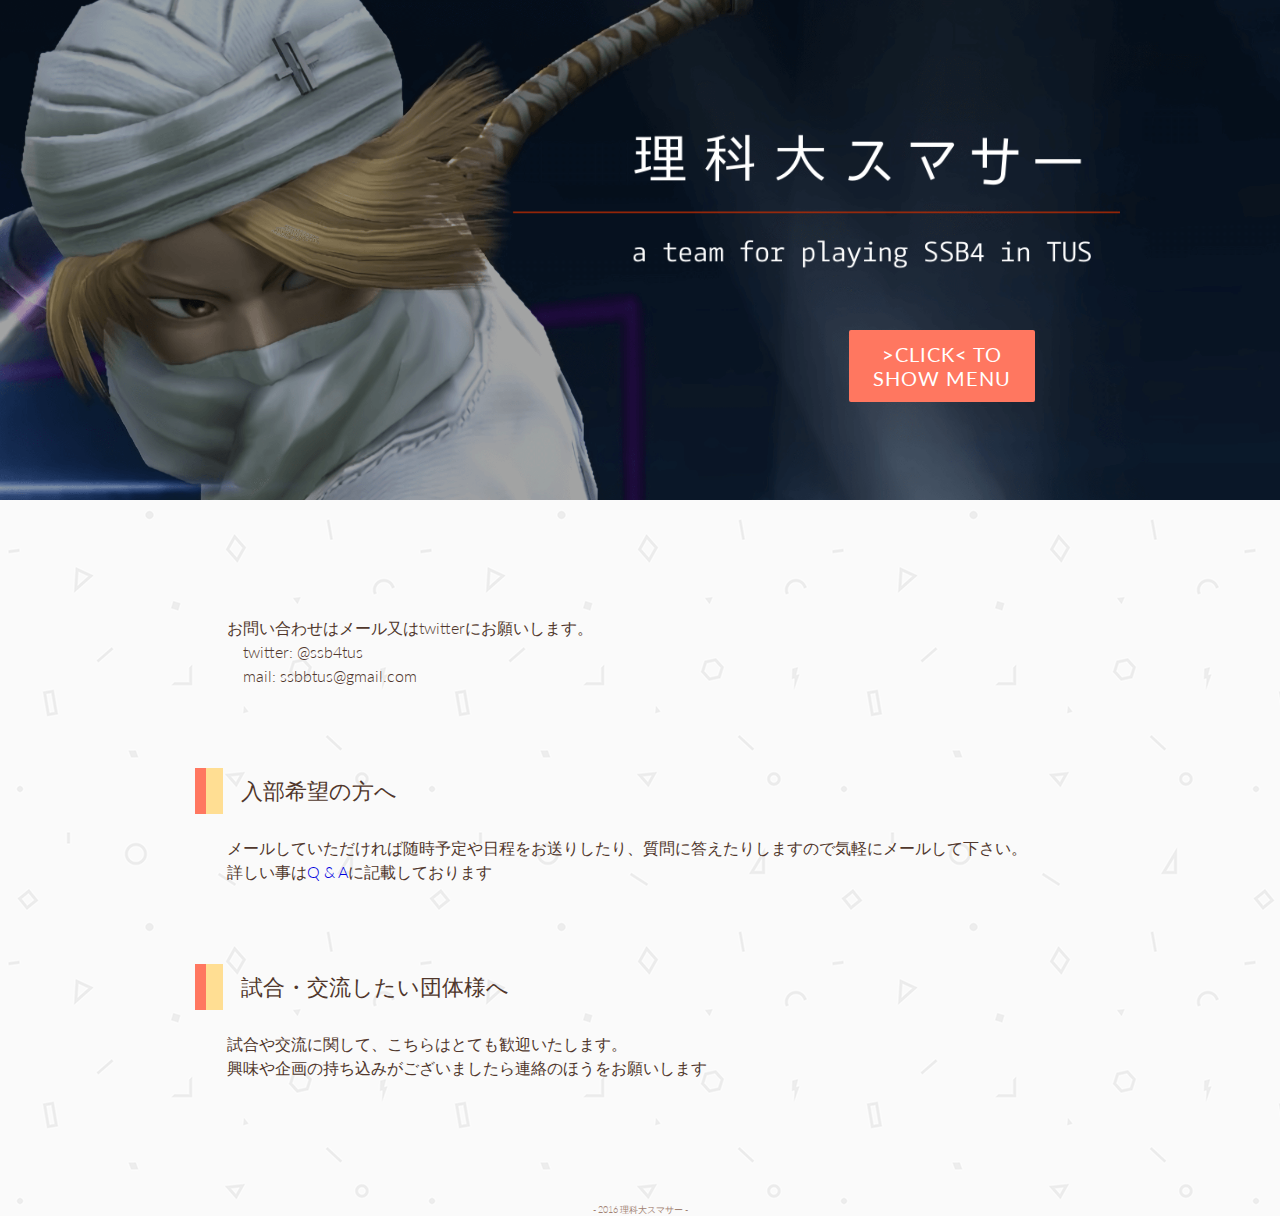
<file: contact.html>
<!DOCTYPE html>
<html lang="ja" class="no-js">
  <head>
    <meta charset="UTF-8">
    <meta http-equiv="X-UA-Compatible" content="IE=edge">
    <meta name="viewport" content="width=device-width, initial-scale=1">
    <title>Contact | 理科大スマサー</title>
    <link rel="stylesheet" type="text/css" href="assets/css/normalize.css">
    <link rel="stylesheet" type="text/css" href="assets/css/style.css">
    <link rel="stylesheet" type="text/css" href="assets/css/component.css">
<!--     <link rel="stylesheet" type="text/css" href="assets/css/forcontact.css">
     -->    <script src="assets/js/modernizr.custom.25376.js"></script>
  </head>
  <body>
    <div id="perspective" class="perspective effect-airbnb">
      <div class="container">
        <div class="wrapper">
          <div class="header-bg"></div>
          <header class="codrops-header">
            <div class="header-bg-text"></div>
            <div class="header-right"><button id="showMenu">&gt;Click&lt; To<br>Show Menu</button></div>
          </header>
          <div class="main clearfix">
            <div class="column">
              <p>
                お問い合わせはメール又はtwitterにお願いします。<br>
                　twitter: @ssb4tus<br>
                　mail: ssbbtus@gmail.com
              </p>
              <div class="h1outer"><div class="h1inner">入部希望の方へ</div></div>
              <p>
                メールしていただければ随時予定や日程をお送りしたり、質問に答えたりしますので気軽にメールして下さい。<br>
                詳しい事は<a href="qa">Q & A</a>に記載しております
              </p>
              <div class="h1outer"><div class="h1inner">試合・交流したい団体様へ</div></div>
              <p>
                試合や交流に関して、こちらはとても歓迎いたします。<br>
                興味や企画の持ち込みがございましたら連絡のほうをお願いします
              </p>
            </div>
          </div><!-- /main -->
        </div><!-- wrapper -->
        <div class="footer">- 2016 理科大スマサー -</div>
      </div><!-- /container -->
      <nav class="outer-nav left vertical">
        <a href="/"> &gt;&nbsp;&nbsp;Home</a>
        <a href="introduction"> &gt;&nbsp;&nbsp;Introduction</a>
        <a href="http://twitter.com/ssb4tus" target="_blank"> &gt;&nbsp;&nbsp;Twitter</a>
        <a href="qa"> &gt;&nbsp;&nbsp;Q &amp; A</a>
        <a href="contact"><span style="font-weight: 700;"> &gt;&nbsp; Contact</span></a>
      </nav>
    </div><!-- /perspective -->
    <script src="assets/js/classie.js"></script>
    <script src="assets/js/menu.js"></script>
    <script>
      (function(i,s,o,g,r,a,m){i['GoogleAnalyticsObject']=r;i[r]=i[r]||function(){
      (i[r].q=i[r].q||[]).push(arguments)},i[r].l=1*new Date();a=s.createElement(o),
      m=s.getElementsByTagName(o)[0];a.async=1;a.src=g;m.parentNode.insertBefore(a,m)
      })(window,document,'script','//www.google-analytics.com/analytics.js','ga');

      ga('create', 'UA-74224231-1', 'auto');
      ga('send', 'pageview');

    </script>
  </body>
</html>
</file>
<file: assets/css/style.css>
@import url(http://fonts.googleapis.com/css?family=Lato:300,400,700);

*, *:after, *:before { -webkit-box-sizing: border-box; -moz-box-sizing: border-box; box-sizing: border-box; }

body {
	color: #50372c;
	font-size: 16px;
	font-weight: 300;
	font-family: 'Lato', 'mplus-1p-light', Calibri, Arial, "ヒラギノ角ゴ Pro W3", "Hiragino Kaku Gothic Pro", "メイリオ", Meiryo, "ＭＳ Ｐゴシック", "MS PGothic", sans-serif;
	overflow-y: scroll;
	overflow-x: hidden;
	line-height: 1.5em;
}

.container {
	padding-bottom: 3.5em;
}

a {
	text-decoration: none;
	color: #0000de;
	outline: none;
}

a:hover, a:focus {
	color: #07519a;
	outline: none;
}

/* Clearfix hack by Nicolas Gallagher: http://nicolasgallagher.com/micro-clearfix-hack/ */
.clearfix:before,
.clearfix:after {
	display: table;
	content: " ";
}

.clearfix:after {
	clear: both;
}

.codrops-header,
.codrops-top {
	font-family: 'Lato', Arial, sans-serif;
}

.codrops-header {
	margin: 0 auto 0;
	padding: 0 25px 0;
	width: 960px;
	overflow: hidden;
	position: relative;
}

.header-left { float: left; }
.header-right {
	float: right;
	position: relative;
	z-index: 20;
	margin-right: 50px;
	margin-top: -250px;
}

.header-bg {
	width: 100%;
	height: 500px;
	position: fixed;
	z-index: -100;
  background-color: #000;
  background-image: url("../imgs/ssb4bgonly.png");
  background-size: 100%;
  background-position: center center;
  background-repeat: no-repeat;
}

.header-bg-text {
	position: relative;
	z-index: 1;
	width: 960px;
	height: 500px;
  background-image: url("../imgs/ssb4bgtext.png");
  background-size: 100%;
  background-position: center center;
}


/* To Navigation Style */
.codrops-top {
	width: 100%;
	text-transform: uppercase;
	font-size: 0.69em;
	line-height: 2.2;
	font-weight: 700;
	background: rgba(255,255,255,0.3);
}

.codrops-top a {
	display: inline-block;
	padding: 0 1em;
	text-decoration: none;
	letter-spacing: 0.1em;
}

.codrops-top a:hover {
	background: rgba(255,255,255,0.4);
	color: #333;
}

.codrops-top span.right {
	float: right;
}

.codrops-top span.right a {
	display: block;
	float: left;
}

.codrops-icon:before {
	margin: 0 4px;
	text-transform: none;
	font-weight: normal;
	font-style: normal;
	font-variant: normal;
	font-family: 'codropsicons';
	line-height: 1;
	speak: none;
	-webkit-font-smoothing: antialiased;
}

.codrops-icon-drop:before {
	content: "\e001";
}

.codrops-icon-prev:before {
	content: "\e004";
}

.main {
	width: 960px;
	margin: 0 auto;
}

.column {
	float: left;
	width: 100%;
	height: 100%;
	position: relative;
	text-align: left;
	padding: 100px 2.2em 0;
}

.column p {
	padding: 0 2em;
	margin-bottom: 5em;
}

.h1outer {
	font-size: 22px;
	margin-bottom: 1em;
	border-left: 0.5em solid #ff7760;
}

.h1inner {
	padding: 0.5em 0.8em;
	border-left: 0.8em solid #ffde93;
}

button {
	border: none;
	padding: 0.6em 1.2em;
	color: #fff;
	font-family: 'Lato', Calibri, Arial, sans-serif;
	font-size: 1em;
	letter-spacing: 1px;
	text-transform: uppercase;
	cursor: pointer;
	display: inline-block;
	margin: 10px;
	border-radius: 2px;
	font-weight: 400;
	outline: none;
	font-size: 20px;
	background: #ff7760;
}
.header-right button {
	margin-top: 80px;
}

.footer {
	position: absolute;
	bottom: 0;
	height: 2em;
	width: 100%;
	color: #a18172;
	text-align: center;
	font-size: 9px;
}

button:hover,
button:active {
	background: #ffc1b7;
}

p > span {
	font-size: 10px;
	color: #a18172;
	margin: auto 4em;
}

@media screen and (max-width: 700px) {

	body {
		font-size: 12px;
	}

	.codrops-header {
		width: 100%;
		overflow: hidden;
		height: auto;
		padding: 0;
		margin-bottom: 30px;
	}

	.header-right {
		margin: 0;
		margin-top: -70px;
	}

	.header-right button {
		font-size: 10px;
		float: left;
		position: relative;
		left: -50%;
		margin: 0;
	}

	.h1outer {
		font-size: 17px;
	}

	.codrops-top {
		font-size: 120%;
	}

	.codrops-icon span {
		display: none;
	}

	.main {
		width: 100%;
	}

	.column {
		padding: 0 15px;
	}

	.header-bg {
		height: 160px;
	}

	.header-bg-text {
		width: 100%;
		height: 180px;
	}


}

.se {
	font-size: 0.0000000001px;
	visibility: hidden;
	color: #fff;
}
</file>
<file: assets/css/component.css>
html, body, .perspective {
	width: 100%;
	/*min-width: 850px;*/
	height: 100%;
}

.perspective {
	background: #aaa;
	position: relative;
}

.container {
	background: url(../imgs/geometry.png);
	min-height: 100%;
	position: relative;
	outline: 1px solid rgba(0,0,0,0);
	z-index: 10;
	-webkit-transform: translateZ(0) translateX(0) rotateY(0deg); /* reset transforms (Chrome bug) */
	transform: translateZ(0) translateX(0) rotateY(0deg);
}

.container::after {
	content: '';
	position: absolute;
	top: 0;
	left: 0;
	width: 100%;
	height: 0px;
	opacity: 0;
	background: rgba(0,0,0,0.2);
	/* the transition delay of the height needs to be synced with the container transition time */
	-webkit-transition: opacity 0.4s, height 0s 0.4s;
	transition: opacity 0.4s, height 0s 0.4s;
}

.wrapper {
	position: relative;
}

.component {
	margin: 0 auto;
	width: 60%;
	text-align: justify;
	font-size: 1.5em;
}

/* Modal view */
.perspective.modalview {
	position: fixed;
	-webkit-perspective: 1500px;
	perspective: 1500px;
}

.modalview .container {
	position: absolute;
	overflow: hidden;
	width: 100%;
	height: 100%;
	cursor: pointer;
	-webkit-backface-visibility: hidden;
	backface-visibility: hidden;
}

.modalview .wrapper {
	-webkit-transform: translateZ(-1px); /* solves a rendering bug in Chrome on Windows */
}

.animate .container::after {
	opacity: 1;
	height: 101%;
	-webkit-transition: opacity 0.3s;
	transition: opacity 0.3s;
}

/* Outer Nav */
.outer-nav {
	position: absolute;
	height: auto;
	font-size: 2em;
}

.outer-nav.vertical {
	top: 50%;
	-webkit-transform: translateY(-50%);
	transform: translateY(-50%);
	-webkit-transform-style: preserve-3d;
	transform-style: preserve-3d;
}

.outer-nav.horizontal {
	left: 50%;
	width: 75%;
	max-width: 1000px;
	text-align: center;
	-webkit-transform: translateX(-50%);
	transform: translateX(-50%);
}

.outer-nav.left {
	left: 25%;
}

.outer-nav.right {
	right: 25%;
}

.outer-nav.top {
	top: 25%;
}

.outer-nav.bottom {
	bottom: 25%;
}

.outer-nav a {
	display: inline-block;
	white-space: nowrap;
	font-weight: 300;
	margin: 0 0 30px 0;
	color: #fff;
	-webkit-transition: color 0.3s;
	transition: color 0.3s;
	-webkit-transform-style: preserve-3d;
	transform-style: preserve-3d;
}

.outer-nav a:hover {
	color: #ffdccd;
}

.outer-nav.vertical a {
	display: block;
}

.outer-nav.horizontal a {
	margin: 15px 20px;
}

.outer-nav a::before {
	display: inline-block;
	font-family: 'Lato';
	speak: none;
	font-style: normal;
	font-weight: normal;
	font-variant: normal;
	text-transform: none;
	line-height: 1;
	margin-right: 10px;
	-webkit-font-smoothing: antialiased;
	-moz-osx-font-smoothing: grayscale;
	-webkit-backface-visibility: hidden;
	backface-visibility: hidden;
}

.icon-news::before { content: "\e600" }
.icon-home::before { content: "\e601" }
.icon-image::before { content: "\e602" }
.icon-upload::before { content: "\e603" }
.icon-star::before { content: "\e604" }
.icon-mail::before { content: "\e605" }
.icon-lock::before { content: "\e606" }
.icon-chart-pie::before { content: "\e607" }

/* Individual Effects */

/* Effect airbnb */
.effect-airbnb {
	background: #5c5867;
}

.effect-airbnb .container {
	-webkit-transition: -webkit-transform 0.4s;
	transition: transform 0.4s;
	-webkit-transform-origin: 50% 50%;
	transform-origin: 50% 50%;
}

.effect-airbnb.animate .container {
	-webkit-transform: translateZ(-1500px) translateX(100%) rotateY(-45deg);
	transform: translateZ(-1500px) translateX(100%) rotateY(-45deg);
}

.no-csstransforms3d .effect-airbnb.animate .container {
	left: 75%;
}

.effect-airbnb .outer-nav a {
	opacity: 0;
	-webkit-transform: translateX(-150px);
	transform: translateX(-150px);
	-webkit-transition: -webkit-transform 0.4s, opacity 0.4s;
	transition: transform 0.4s, opacity 0.4s;
}

.effect-airbnb.animate .outer-nav a {
	opacity: 1;
	-webkit-transform: translateX(0);
	transform: translateX(0);
}

.effect-airbnb.animate .outer-nav a:nth-child(2) {
	-webkit-transition-delay: 0.04s;
	transition-delay: 0.04s;
}

.effect-airbnb.animate .outer-nav a:nth-child(3) {
	-webkit-transition-delay: 0.08s;
	transition-delay: 0.08s;
}

.effect-airbnb.animate .outer-nav a:nth-child(4) {
	-webkit-transition-delay: 0.12s;
	transition-delay: 0.12s;
}

.effect-airbnb.animate .outer-nav a:nth-child(5) {
	-webkit-transition-delay: 0.16s;
	transition-delay: 0.16s;
}

.effect-airbnb.animate .outer-nav a:nth-child(6) {
	-webkit-transition-delay: 0.2s;
	transition-delay: 0.2s;
}

.effect-airbnb.animate .outer-nav a:nth-child(7) {
	-webkit-transition-delay: 0.24s;
	transition-delay: 0.24s;
}

/* Effect Move Left */
.effect-moveleft {
	background: #f4f3f1;
}

.effect-moveleft .container {
	-webkit-transition: -webkit-transform 0.4s;
	transition: transform 0.4s;
	-webkit-transform-origin: 50% 50%;
	transform-origin: 50% 50%;
}

.effect-moveleft .container::after {
	background: rgba(255,255,255,0.6);
}

.effect-moveleft.animate .container {
	-webkit-transform: translateX(-50%) rotateY(45deg) translateZ(-50px);
	transform: translateX(-50%) rotateY(45deg) translateZ(-50px);
}

.no-csstransforms3d .effect-moveleft.animate .container {
	left: -75%;
}

.effect-moveleft .outer-nav a {
	color: #e86a32;
	opacity: 0;
	-webkit-transform: translateX(100px) translateZ(-1000px);
	transform: translateX(100px) translateZ(-1000px);
	-webkit-transition: -webkit-transform 0.4s, opacity 0.4s;
	transition: transform 0.4s, opacity 0.4s;
}

.effect-moveleft .outer-nav a:hover {
	color: #333;
}

.effect-moveleft.animate .outer-nav a {
	opacity: 1;
	-webkit-transform: translateX(0) translateZ(0);
	transform: translateX(0) translateZ(0);
}

.effect-moveleft.animate .outer-nav a:nth-child(2) {
	-webkit-transition-delay: 0.04s;
	transition-delay: 0.04s;
}

.effect-moveleft.animate .outer-nav a:nth-child(3) {
	-webkit-transition-delay: 0.08s;
	transition-delay: 0.08s;
}

.effect-moveleft.animate .outer-nav a:nth-child(4) {
	-webkit-transition-delay: 0.12s;
	transition-delay: 0.12s;
}

.effect-moveleft.animate .outer-nav a:nth-child(5) {
	-webkit-transition-delay: 0.16s;
	transition-delay: 0.16s;
}

.effect-moveleft.animate .outer-nav a:nth-child(6) {
	-webkit-transition-delay: 0.2s;
	transition-delay: 0.2s;
}

.effect-moveleft.animate .outer-nav a:nth-child(7) {
	-webkit-transition-delay: 0.24s;
	transition-delay: 0.24s;
}

/* Effect Rotate Left */
.effect-rotateleft {
	background: #e96e4f;
}

.effect-rotateleft .container {
	-webkit-transition: -webkit-transform 0.4s;
	transition: transform 0.4s;
	-webkit-transform-origin: 0% 50%;
	transform-origin: 0% 50%;
}

.effect-rotateleft .container::after {
	background: rgba(255,255,255,0.6);
}

.effect-rotateleft.animate .container {
	-webkit-transform: translateZ(-1800px) translateX(-50%) rotateY(45deg);
	transform: translateZ(-1800px) translateX(-50%) rotateY(45deg);
}

.no-csstransforms3d .effect-rotateleft.animate .container {
	left: -75%;
}

.effect-rotateleft .outer-nav a {
	opacity: 0;
	-webkit-transform: translateX(350px) translateZ(-1000px);
	transform: translateX(350px) translateZ(-1000px);
	-webkit-transition: -webkit-transform 0.4s, opacity 0.4s;
	transition: transform 0.4s, opacity 0.4s;
}

.effect-rotateleft.animate .outer-nav a {
	opacity: 1;
	-webkit-transform: translateX(0) translateZ(0);
	transform: translateX(0) translateZ(0);
}

.effect-rotateleft.animate .outer-nav a:nth-child(2) {
	-webkit-transition-delay: 0.04s;
	transition-delay: 0.04s;
}

.effect-rotateleft.animate .outer-nav a:nth-child(3) {
	-webkit-transition-delay: 0.08s;
	transition-delay: 0.08s;
}

.effect-rotateleft.animate .outer-nav a:nth-child(4) {
	-webkit-transition-delay: 0.08s;
	transition-delay: 0.08s;
}

.effect-rotateleft.animate .outer-nav a:nth-child(5) {
	-webkit-transition-delay: 0.16s;
	transition-delay: 0.16s;
}

.effect-rotateleft.animate .outer-nav a:nth-child(6) {
	-webkit-transition-delay: 0.2s;
	transition-delay: 0.2s;
}

.effect-rotateleft.animate .outer-nav a:nth-child(7) {
	-webkit-transition-delay: 0.24s;
	transition-delay: 0.24s;
}

/* Effect Move Down */
.effect-movedown {
	background: #34495e;
}

.effect-movedown .container {
	-webkit-transition: -webkit-transform 0.4s;
	transition: transform 0.4s;
	-webkit-transform-origin: 50% 50%;
	transform-origin: 50% 50%;
}

.effect-movedown .container::after {
	background: rgba(52, 73, 94, 0.5);
}

.effect-movedown.animate .container {
	-webkit-transform: translateY(100%) translateZ(-1500px);
	transform: translateY(100%) translateZ(-1500px);
}

.no-csstransforms3d .effect-movedown.animate .container {
	top: 75%;
}

.effect-movedown .outer-nav a {
	opacity: 0;
	-webkit-transform: translateY(-20px);
	transform: translateY(-20px);
	-webkit-transition: -webkit-transform 0.4s, opacity 0.4s;
	transition: transform 0.4s, opacity 0.4s;
}

.effect-movedown .outer-nav a:hover {
	color: #ed8151;
}

.effect-movedown.animate .outer-nav a {
	opacity: 1;
	-webkit-transform: translateY(0);
	transform: translateY(0);
}

.effect-movedown.animate .outer-nav a:nth-child(2) {
	-webkit-transition-delay: 0.04s;
	transition-delay: 0.04s;
}

.effect-movedown.animate .outer-nav a:nth-child(3) {
	-webkit-transition-delay: 0.08s;
	transition-delay: 0.08s;
}

.effect-movedown.animate .outer-nav a:nth-child(4) {
	-webkit-transition-delay: 0.12s;
	transition-delay: 0.12s;
}

.effect-movedown.animate .outer-nav a:nth-child(5) {
	-webkit-transition-delay: 0.16s;
	transition-delay: 0.16s;
}

.effect-movedown.animate .outer-nav a:nth-child(6) {
	-webkit-transition-delay: 0.2s;
	transition-delay: 0.2s;
}

.effect-movedown.animate .outer-nav a:nth-child(7) {
	-webkit-transition-delay: 0.24s;
	transition-delay: 0.24s;
}

/* Effect Rotate Top */
.effect-rotatetop {
	background: #edcdbb;
}

.effect-rotatetop .container {
	-webkit-transition: -webkit-transform 0.4s;
	transition: transform 0.4s;
	-webkit-transform-origin: 50% 50%;
	transform-origin: 50% 50%;
}

.effect-rotatetop .container::after {
	background: rgba(94,59,43,0.6);
}

.effect-rotatetop.animate .container {
	-webkit-transform: translateZ(-1500px) translateY(-50%) rotateX(-45deg);
	transform: translateZ(-1500px) translateY(-50%) rotateX(-45deg);
}

.no-csstransforms3d .effect-rotatetop.animate .container {
	top: -75%;
}

.effect-rotatetop .outer-nav a {
	opacity: 0;
	color: #ed8151;
	-webkit-transform: translateY(200px) translateZ(-1000px);
	transform: translateY(200px) translateZ(-1000px);
	-webkit-transition: -webkit-transform 0.4s, opacity 0.4s;
	transition: transform 0.4s, opacity 0.4s;
}

.effect-rotatetop .outer-nav a:hover {
	color: #777;
}

.effect-rotatetop.animate .outer-nav a {
	opacity: 1;
	-webkit-transform: translateY(0) translateZ(0);
	transform: translateY(0) translateZ(0);
}

.effect-rotatetop.animate .outer-nav a:nth-child(2) {
	-webkit-transition-delay: 0.04s;
	transition-delay: 0.04s;
}

.effect-rotatetop.animate .outer-nav a:nth-child(3) {
	-webkit-transition-delay: 0.08s;
	transition-delay: 0.08s;
}

.effect-rotatetop.animate .outer-nav a:nth-child(4) {
	-webkit-transition-delay: 0.12s;
	transition-delay: 0.12s;
}

.effect-rotatetop.animate .outer-nav a:nth-child(5) {
	-webkit-transition-delay: 0.16s;
	transition-delay: 0.16s;
}

.effect-rotatetop.animate .outer-nav a:nth-child(6) {
	-webkit-transition-delay: 0.2s;
	transition-delay: 0.2s;
}

.effect-rotatetop.animate .outer-nav a:nth-child(7) {
	-webkit-transition-delay: 0.24s;
	transition-delay: 0.24s;
}

/* Effect Lay Down */
.effect-laydown {
	background: #ffde93;
}

.effect-laydown .container {
	-webkit-transition: -webkit-transform 0.4s;
	transition: transform 0.4s;
	-webkit-transform-origin: 50% 150%;
	transform-origin: 50% 150%;
}

.effect-laydown.animate .container {
	-webkit-transform: translateZ(-1500px) rotateX(80deg);
	transform: translateZ(-1500px) rotateX(80deg);
}

.no-csstransforms3d .effect-laydown.animate .container {
	top: 75%;
}

.effect-laydown .outer-nav a {
	opacity: 0;
	-webkit-transform: translateY(-200px) translateZ(-1000px);
	transform: translateY(-200px) translateZ(-1000px);
	-webkit-transition: -webkit-transform 0.4s, opacity 0.4s;
	transition: transform 0.4s, opacity 0.4s;
}

.effect-laydown.animate .outer-nav a {
	opacity: 1;
	-webkit-transform: translateY(0) translateZ(0);
	transform: translateY(0) translateZ(0);
}

.effect-laydown.animate .outer-nav a:nth-child(7){
	-webkit-transition-delay: 0.0s;
	transition-delay: 0.0s;
}

.effect-laydown.animate .outer-nav a:nth-child(6) {
	-webkit-transition-delay: 0.04s;
	transition-delay: 0.04s;
}

.effect-laydown.animate .outer-nav a:nth-child(5) {
	-webkit-transition-delay: 0.08s;
	transition-delay: 0.08s;
}

.effect-laydown.animate .outer-nav a:nth-child(4) {
	-webkit-transition-delay: 0.12s;
	transition-delay: 0.12s;
}

.effect-laydown.animate .outer-nav a:nth-child(3) {
	-webkit-transition-delay: 0.16s;
	transition-delay: 0.16s;
}

.effect-laydown.animate .outer-nav a:nth-child(2) {
	-webkit-transition-delay: 0.2s;
	transition-delay: 0.2s;
}

.effect-laydown.animate .outer-nav a:first-child {
	-webkit-transition-delay: 0.24s;
	transition-delay: 0.24s;
}

/* Media Queries */
@media screen and (max-width: 77em) {
	
	.outer-nav.top {
		top: 15%;
	}

	.outer-nav.bottom {
		bottom: 15%;
	}
}

@media screen and (max-width: 36.625em), screen and (max-height: 41.75em) {

	.outer-nav.top {
		top: 5%;
	}

	.outer-nav.bottom {
		bottom: 5%;
	}
	
	.outer-nav.horizontal {
		font-size: 1.7em;
		width: 6.2em;
	}

	.outer-nav.horizontal a {
		display: block;
		text-align: left;
	}

	/* Special Case */
	.effect-rotatetop .outer-nav.horizontal {
		width: 95%;
		bottom: auto;
		top: 50%;
	}

	.effect-rotatetop .outer-nav.horizontal a {
		display: inline-block;
	}

}

@media screen and (max-width: 31em), screen and (max-height: 36.2em) {
	.outer-nav.horizontal,
	.outer-nav.vertical {
		font-size: 1.2em;
		width: 6.8em;
	}

	.outer-nav.right {
		right: auto;
		left: 50%;
	}
}

@media screen and (max-height: 31.6em) {
	.outer-nav a {
		margin-bottom: 20px;
	}
}
</file>
